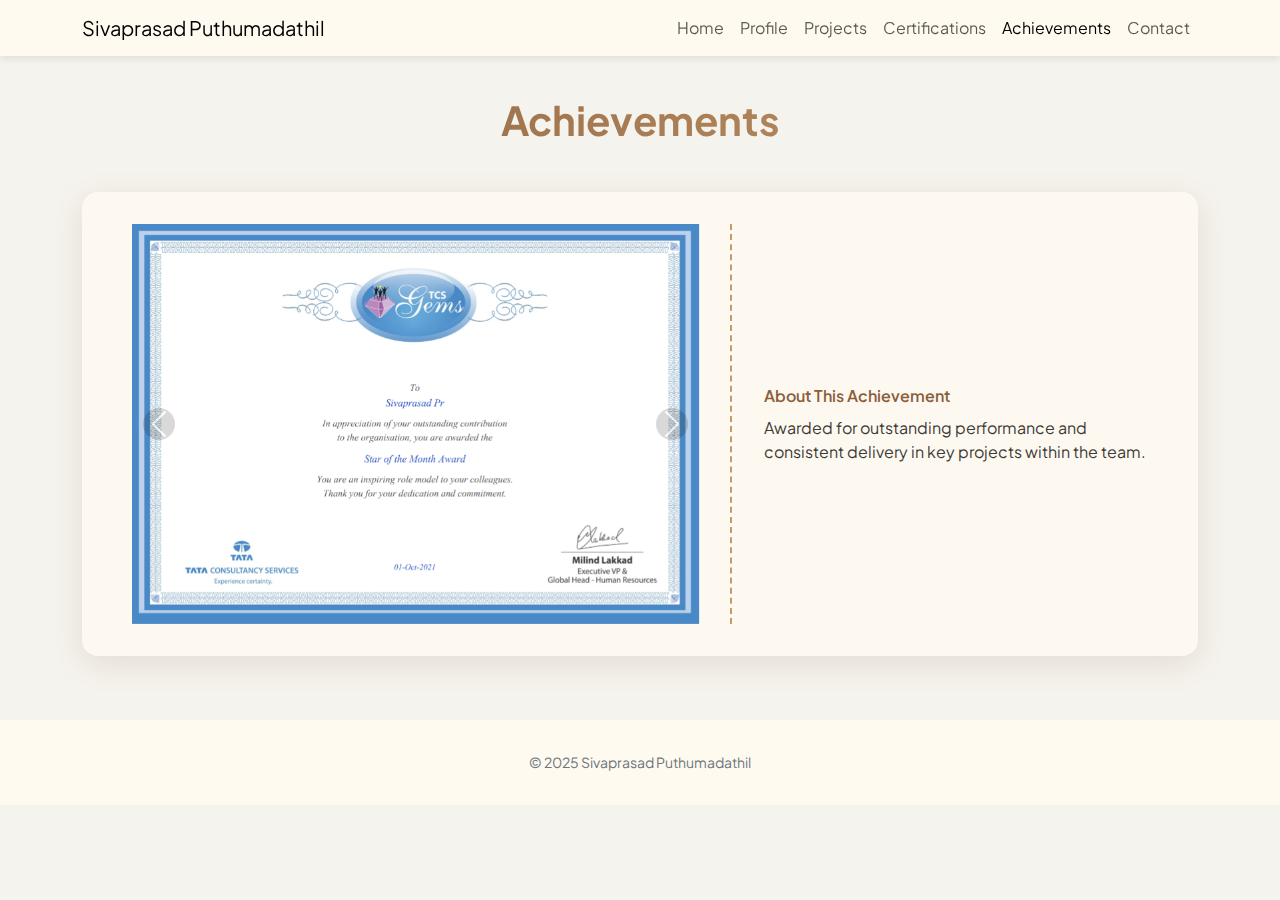
<file: achievements.html>
<!DOCTYPE html>
<html lang="en">
<head>
  <meta charset="utf-8" />
  <meta name="viewport" content="width=device-width, initial-scale=1, shrink-to-fit=no" />
  <title>Achievements - Sivaprasad Puthumadathil</title>
  <link rel="icon" type="image/jpeg" href="assets/panda.jpg">
  <link href="https://cdn.jsdelivr.net/npm/bootstrap@5.2.3/dist/css/bootstrap.min.css" rel="stylesheet" />
  <link href="https://fonts.googleapis.com/css2?family=Plus+Jakarta+Sans:wght@300;400;600;700&display=swap" rel="stylesheet" />
  <link href="https://cdn.jsdelivr.net/npm/bootstrap-icons@1.8.1/font/bootstrap-icons.css" rel="stylesheet" />
  <style>
    body {
      font-family: 'Plus Jakarta Sans', sans-serif;
      background-color: #f5f3ed;
      color: #3b3a36;
    }

    .navbar {
      background-color: #fffaf0 !important;
      box-shadow: 0 2px 8px rgba(0, 0, 0, 0.1);
    }

    .section-title {
      font-size: 2.5rem;
      font-weight: 700;
      background: linear-gradient(90deg, #8b5e3c, #c49a6c);
      -webkit-background-clip: text;
      -webkit-text-fill-color: transparent;
    }

    .carousel-container {
      background: rgba(255, 250, 240, 0.9);
      border-radius: 1rem;
      padding: 2rem;
      box-shadow: 0 8px 30px rgba(139, 94, 60, 0.15);
    }

    .carousel-item img {
      object-fit: contain;
      max-height: 400px;
      width: auto;
      margin: 0 auto;
      display: block;
    }

    .carousel-control-prev-icon,
    .carousel-control-next-icon {
      background-color: rgba(0, 0, 0, 0.3);
      border-radius: 50%;
      padding: 10px;
    }

    footer {
      background-color: #fffaf0;
      color: #6c757d;
      padding: 2rem 0;
      font-size: 0.875rem;
    }

    .description-box {
      text-align: left;
      padding-top: 1rem;
    }

    @media (min-width: 768px) {
      .description-box {
        padding-left: 2rem;
        border-left: 2px dashed #c49a6c;
      }
    }

    .desc-title {
      font-weight: 600;
      color: #8b5e3c;
    }
  </style>
</head>
<body>

  <!-- Navigation -->
  <nav class="navbar navbar-expand-lg navbar-light fixed-top">
    <div class="container">
      <a class="navbar-brand" href="index.html">Sivaprasad Puthumadathil</a>
      <button class="navbar-toggler" type="button" data-bs-toggle="collapse" data-bs-target="#navMenu">
        <span class="navbar-toggler-icon"></span>
      </button>
      <div class="collapse navbar-collapse" id="navMenu">
        <ul class="navbar-nav ms-auto">
          <li class="nav-item"><a class="nav-link" href="index.html">Home</a></li>
          <li class="nav-item"><a class="nav-link" href="Profile.html">Profile</a></li>
          <li class="nav-item"><a class="nav-link" href="projects.html">Projects</a></li>
          <li class="nav-item"><a class="nav-link" href="certifications.html">Certifications</a></li>
          <li class="nav-item"><a class="nav-link active" href="achievements.html">Achievements</a></li>
          <li class="nav-item"><a class="nav-link" href="contact.html">Contact</a></li>
        </ul>
      </div>
    </div>
  </nav>

  <!-- Achievements Section -->
  <section id="achievements" style="padding: 6rem 0 4rem;">
    <div class="container text-center">
      <h2 class="section-title mb-5">Achievements</h2>
      <div class="carousel-container mx-auto">
        <div class="row">
          <!-- Carousel -->
          <div class="col-md-7">
            <div id="achievementCarousel" class="carousel slide" data-bs-ride="carousel">
              <div class="carousel-inner">
                <div class="carousel-item active" data-desc="Awarded for outstanding performance and consistent delivery in the project within the team.">
                  <img src="assets/star-of-the-month.png" alt="TCS Star of the Month">
                </div>
                <div class="carousel-item" data-desc="Received direct appreciation from project manager for going above and beyond in client deliverables.">
                  <img src="assets/project-appr.png" alt="Project Appreciation Letter">
                </div>
                <div class="carousel-item" data-desc="Participated in the state-level TCS Blockchain Hackathon during my third year of engineering, collaborating with both students and industry professionals to develop a traceability solution.">
                  <img src="assets/tcs-block.png" alt="TCS Blockchain Hackathon">
                </div>
                <div class="carousel-item" data-desc="Finalists at MITS inter-college hackathon, building an AI-powered mental health chatbot.">
                  <img src="assets/mits-hack.png" alt="MITS Hackathon Finalists">
                </div>
                <div class="carousel-item" data-desc="Competed in the SJCET Hackathon, where I led a team to develop innovative AI-driven software solutions, focusing on practical applications and efficient coding practices in a fast-paced environment.">
                  <img src="assets/sjcet-hackathon.png" alt="SJCET Hackathon">
                </div>
                <div class="carousel-item" data-desc="Worked Part Time at McDonald’s Paris.This role enhanced my communication skills in French, deepened my understanding of workplace norms in France, and demonstrated my adaptability and commitment to integrating into a new cultural setting.">
                    <img src="assets/mcdo.png" alt="McDonald’s Paris">
                </div>
              </div>
              <button class="carousel-control-prev" type="button" data-bs-target="#achievementCarousel" data-bs-slide="prev">
                <span class="carousel-control-prev-icon" aria-hidden="true"></span>
              </button>
              <button class="carousel-control-next" type="button" data-bs-target="#achievementCarousel" data-bs-slide="next">
                <span class="carousel-control-next-icon" aria-hidden="true"></span>
              </button>
            </div>
          </div>

          <!-- Description -->
          <div class="col-md-5 description-box d-flex align-items-center">
            <div>
              <div class="desc-title mb-2">About This Achievement</div>
              <p id="descText">Awarded for outstanding performance and consistent delivery in key projects within the team.</p>
            </div>
          </div>
        </div>
      </div>
    </div>
  </section>

  <!-- Footer -->
  <footer>
    <div class="container text-center">
      &copy; 2025 Sivaprasad Puthumadathil
    </div>
  </footer>

  <!-- Bootstrap JS -->
  <script src="https://cdn.jsdelivr.net/npm/bootstrap@5.2.3/dist/js/bootstrap.bundle.min.js"></script>

  <script>
    const carouselElement = document.querySelector('#achievementCarousel');
    const descText = document.getElementById('descText');
    const items = carouselElement.querySelectorAll('.carousel-item');

    const updateDesc = () => {
      const activeItem = carouselElement.querySelector('.carousel-item.active');
      const desc = activeItem.getAttribute('data-desc');
      descText.textContent = desc;
    };

    // Initialize with auto-slide
    const carousel = new bootstrap.Carousel(carouselElement, {
      interval: 5000,
      ride: 'carousel'
    });

    // Listen for slide change
    carouselElement.addEventListener('slid.bs.carousel', updateDesc);
  </script>
</body>
</html>
</file>
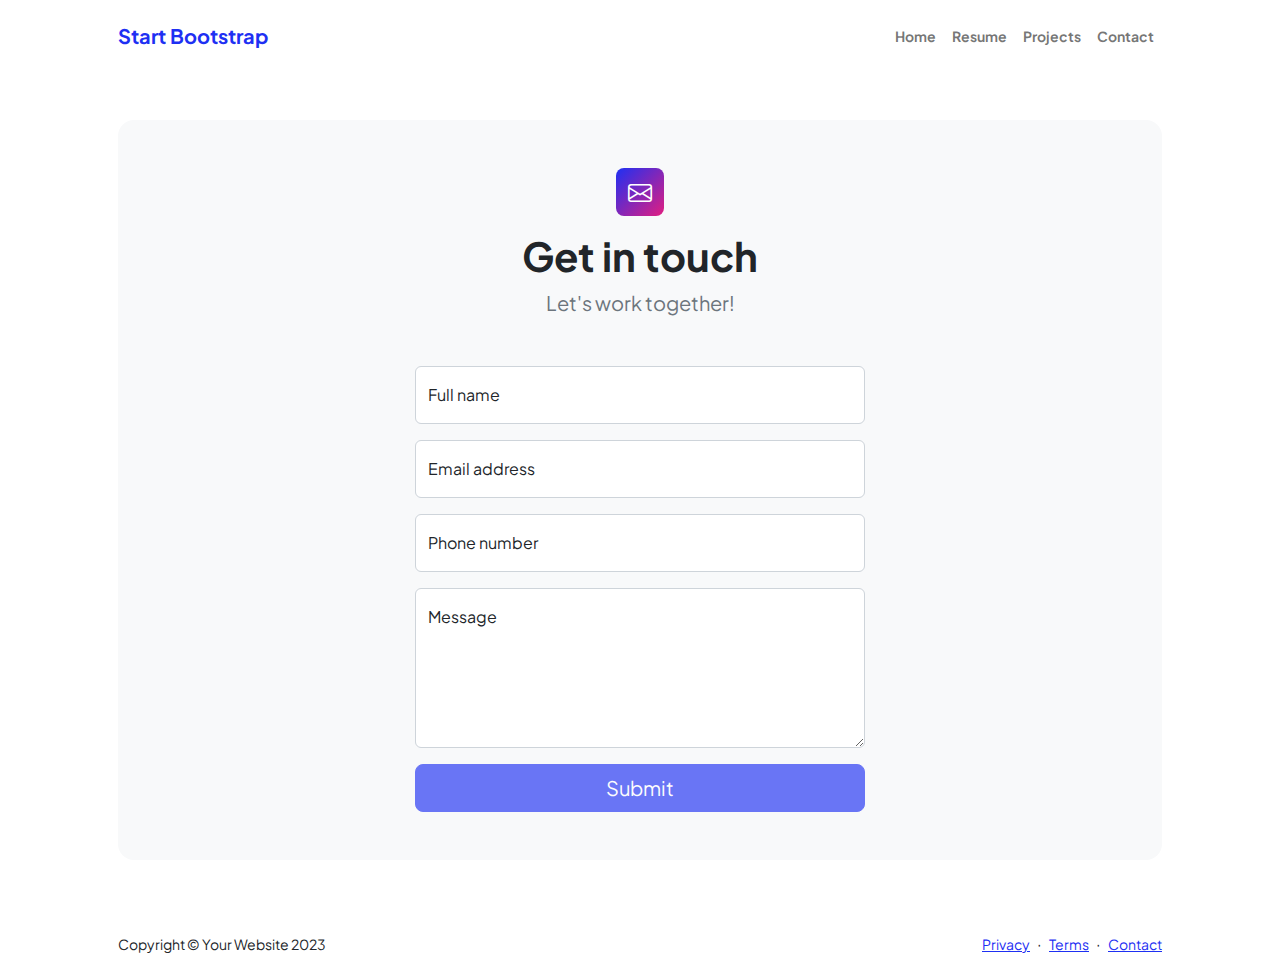
<file: contact.html>
<!DOCTYPE html>
<html lang="en">
    <head>
        <meta charset="utf-8" />
        <meta name="viewport" content="width=device-width, initial-scale=1, shrink-to-fit=no" />
        <meta name="description" content />
        <meta name="author" content />
        <title>Modern Business - Start Bootstrap Template</title>
        <!-- Favicon-->
        <link rel="icon" type="image/x-icon" href="assets/favicon.ico" />
        <!-- Custom Google font-->
        <link rel="preconnect" href="https://fonts.googleapis.com" />
        <link rel="preconnect" href="https://fonts.gstatic.com" crossorigin />
        <link href="https://fonts.googleapis.com/css2?family=Plus+Jakarta+Sans:wght@100;200;300;400;500;600;700;800;900&amp;display=swap" rel="stylesheet" />
        <!-- Bootstrap icons-->
        <link href="https://cdn.jsdelivr.net/npm/bootstrap-icons@1.8.1/font/bootstrap-icons.css" rel="stylesheet" />
        <!-- Core theme CSS (includes Bootstrap)-->
        <link href="css/styles.css" rel="stylesheet" />
    </head>
    <body class="d-flex flex-column">
        <main class="flex-shrink-0">
            <!-- Navigation-->
            <nav class="navbar navbar-expand-lg navbar-light bg-white py-3">
                <div class="container px-5">
                    <a class="navbar-brand" href="index.html"><span class="fw-bolder text-primary">Start Bootstrap</span></a>
                    <button class="navbar-toggler" type="button" data-bs-toggle="collapse" data-bs-target="#navbarSupportedContent" aria-controls="navbarSupportedContent" aria-expanded="false" aria-label="Toggle navigation"><span class="navbar-toggler-icon"></span></button>
                    <div class="collapse navbar-collapse" id="navbarSupportedContent">
                        <ul class="navbar-nav ms-auto mb-2 mb-lg-0 small fw-bolder">
                            <li class="nav-item"><a class="nav-link" href="index.html">Home</a></li>
                            <li class="nav-item"><a class="nav-link" href="resume.html">Resume</a></li>
                            <li class="nav-item"><a class="nav-link" href="projects.html">Projects</a></li>
                            <li class="nav-item"><a class="nav-link" href="contact.html">Contact</a></li>
                        </ul>
                    </div>
                </div>
            </nav>
            <!-- Page content-->
            <section class="py-5">
                <div class="container px-5">
                    <!-- Contact form-->
                    <div class="bg-light rounded-4 py-5 px-4 px-md-5">
                        <div class="text-center mb-5">
                            <div class="feature bg-primary bg-gradient-primary-to-secondary text-white rounded-3 mb-3"><i class="bi bi-envelope"></i></div>
                            <h1 class="fw-bolder">Get in touch</h1>
                            <p class="lead fw-normal text-muted mb-0">Let's work together!</p>
                        </div>
                        <div class="row gx-5 justify-content-center">
                            <div class="col-lg-8 col-xl-6">
                                <!-- * * * * * * * * * * * * * * *-->
                                <!-- * * SB Forms Contact Form * *-->
                                <!-- * * * * * * * * * * * * * * *-->
                                <!-- This form is pre-integrated with SB Forms.-->
                                <!-- To make this form functional, sign up at-->
                                <!-- https://startbootstrap.com/solution/contact-forms-->
                                <!-- to get an API token!-->
                                <form id="contactForm" data-sb-form-api-token="API_TOKEN">
                                    <!-- Name input-->
                                    <div class="form-floating mb-3">
                                        <input class="form-control" id="name" type="text" placeholder="Enter your name..." data-sb-validations="required" />
                                        <label for="name">Full name</label>
                                        <div class="invalid-feedback" data-sb-feedback="name:required">A name is required.</div>
                                    </div>
                                    <!-- Email address input-->
                                    <div class="form-floating mb-3">
                                        <input class="form-control" id="email" type="email" placeholder="name@example.com" data-sb-validations="required,email" />
                                        <label for="email">Email address</label>
                                        <div class="invalid-feedback" data-sb-feedback="email:required">An email is required.</div>
                                        <div class="invalid-feedback" data-sb-feedback="email:email">Email is not valid.</div>
                                    </div>
                                    <!-- Phone number input-->
                                    <div class="form-floating mb-3">
                                        <input class="form-control" id="phone" type="tel" placeholder="(123) 456-7890" data-sb-validations="required" />
                                        <label for="phone">Phone number</label>
                                        <div class="invalid-feedback" data-sb-feedback="phone:required">A phone number is required.</div>
                                    </div>
                                    <!-- Message input-->
                                    <div class="form-floating mb-3">
                                        <textarea class="form-control" id="message" type="text" placeholder="Enter your message here..." style="height: 10rem" data-sb-validations="required"></textarea>
                                        <label for="message">Message</label>
                                        <div class="invalid-feedback" data-sb-feedback="message:required">A message is required.</div>
                                    </div>
                                    <!-- Submit success message-->
                                    <!---->
                                    <!-- This is what your users will see when the form-->
                                    <!-- has successfully submitted-->
                                    <div class="d-none" id="submitSuccessMessage">
                                        <div class="text-center mb-3">
                                            <div class="fw-bolder">Form submission successful!</div>
                                            To activate this form, sign up at
                                            <br />
                                            <a href="https://startbootstrap.com/solution/contact-forms">https://startbootstrap.com/solution/contact-forms</a>
                                        </div>
                                    </div>
                                    <!-- Submit error message-->
                                    <!---->
                                    <!-- This is what your users will see when there is-->
                                    <!-- an error submitting the form-->
                                    <div class="d-none" id="submitErrorMessage"><div class="text-center text-danger mb-3">Error sending message!</div></div>
                                    <!-- Submit Button-->
                                    <div class="d-grid"><button class="btn btn-primary btn-lg disabled" id="submitButton" type="submit">Submit</button></div>
                                </form>
                            </div>
                        </div>
                    </div>
                </div>
            </section>
        </main>
        <!-- Footer-->
        <footer class="bg-white py-4 mt-auto">
            <div class="container px-5">
                <div class="row align-items-center justify-content-between flex-column flex-sm-row">
                    <div class="col-auto"><div class="small m-0">Copyright &copy; Your Website 2023</div></div>
                    <div class="col-auto">
                        <a class="small" href="#!">Privacy</a>
                        <span class="mx-1">&middot;</span>
                        <a class="small" href="#!">Terms</a>
                        <span class="mx-1">&middot;</span>
                        <a class="small" href="#!">Contact</a>
                    </div>
                </div>
            </div>
        </footer>
        <!-- Bootstrap core JS-->
        <script src="https://cdn.jsdelivr.net/npm/bootstrap@5.2.3/dist/js/bootstrap.bundle.min.js"></script>
        <!-- Core theme JS-->
        <script src="js/scripts.js"></script>
        <!-- * * * * * * * * * * * * * * * * * * * * * * * * * * * * * * * * * * * * * * * *-->
        <!-- * *                               SB Forms JS                               * *-->
        <!-- * * Activate your form at https://startbootstrap.com/solution/contact-forms * *-->
        <!-- * * * * * * * * * * * * * * * * * * * * * * * * * * * * * * * * * * * * * * * *-->
        <script src="https://cdn.startbootstrap.com/sb-forms-latest.js"></script>
    </body>
</html>
</file>
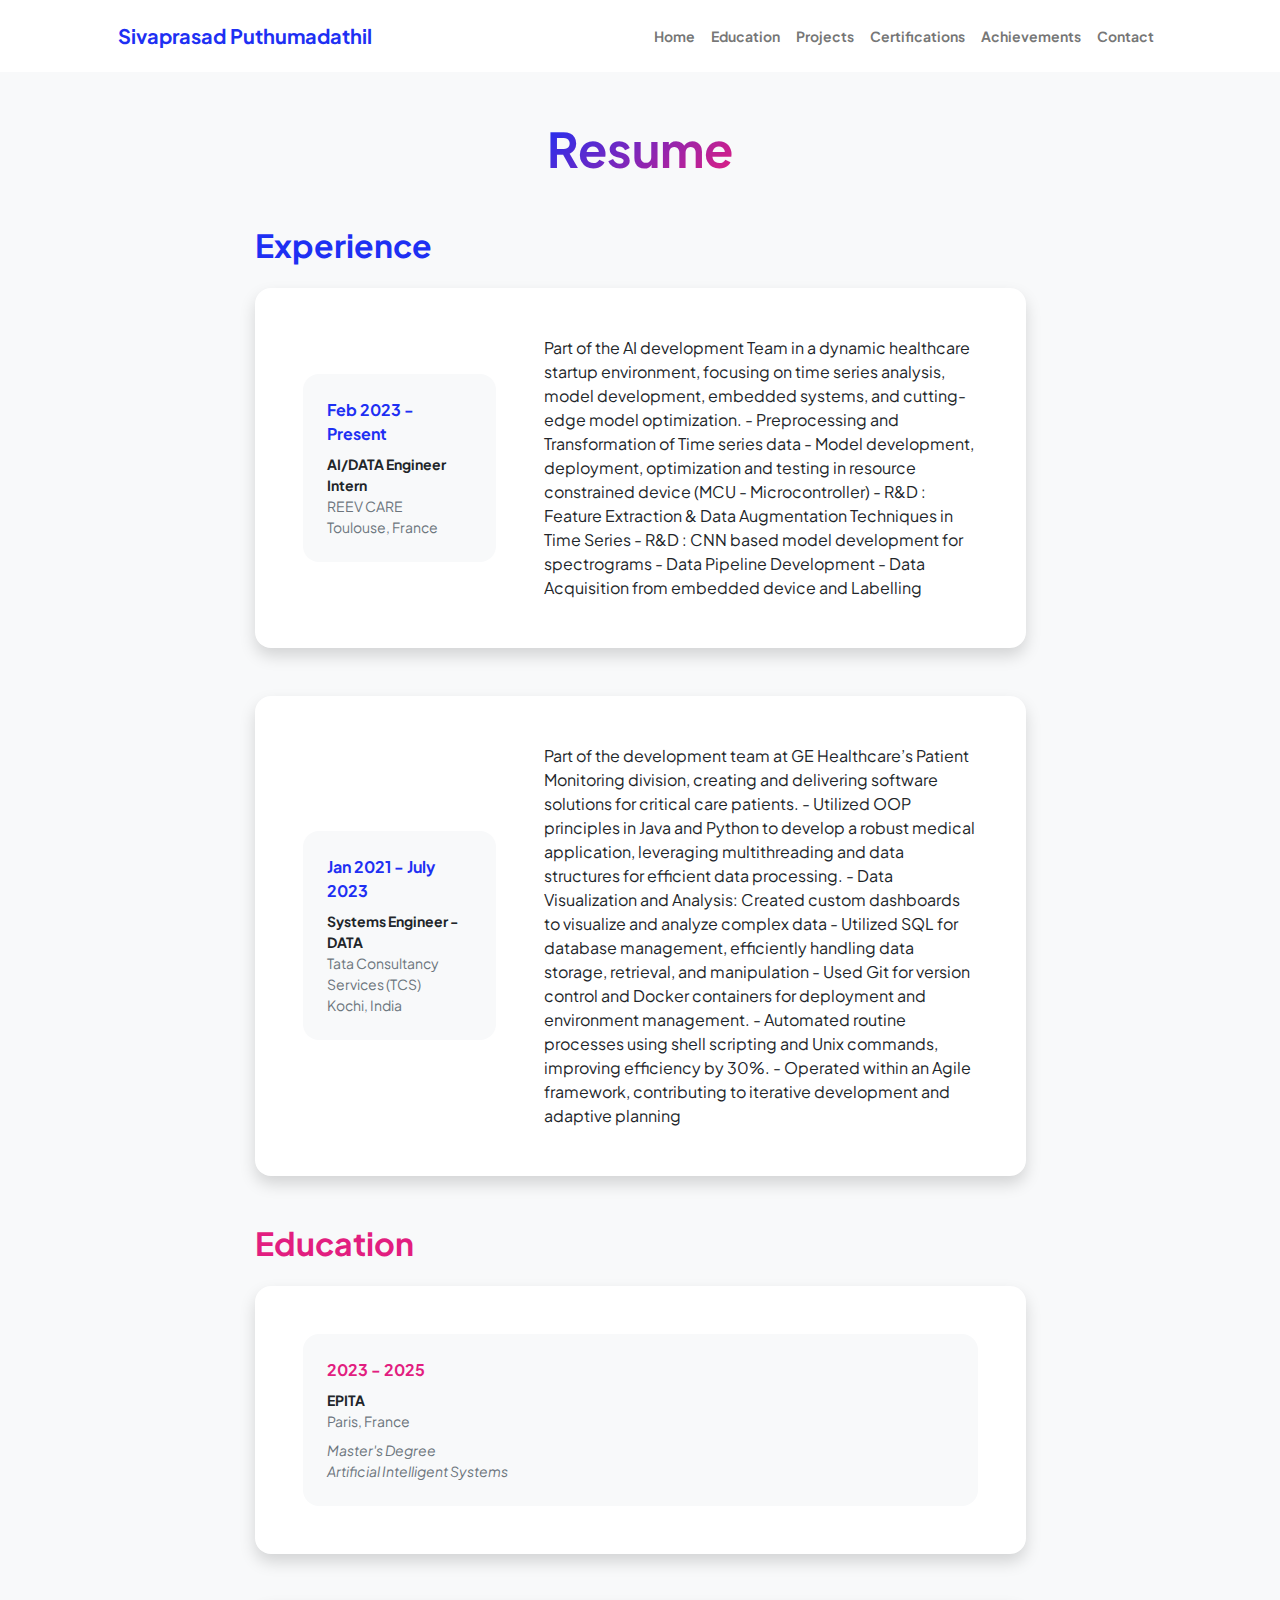
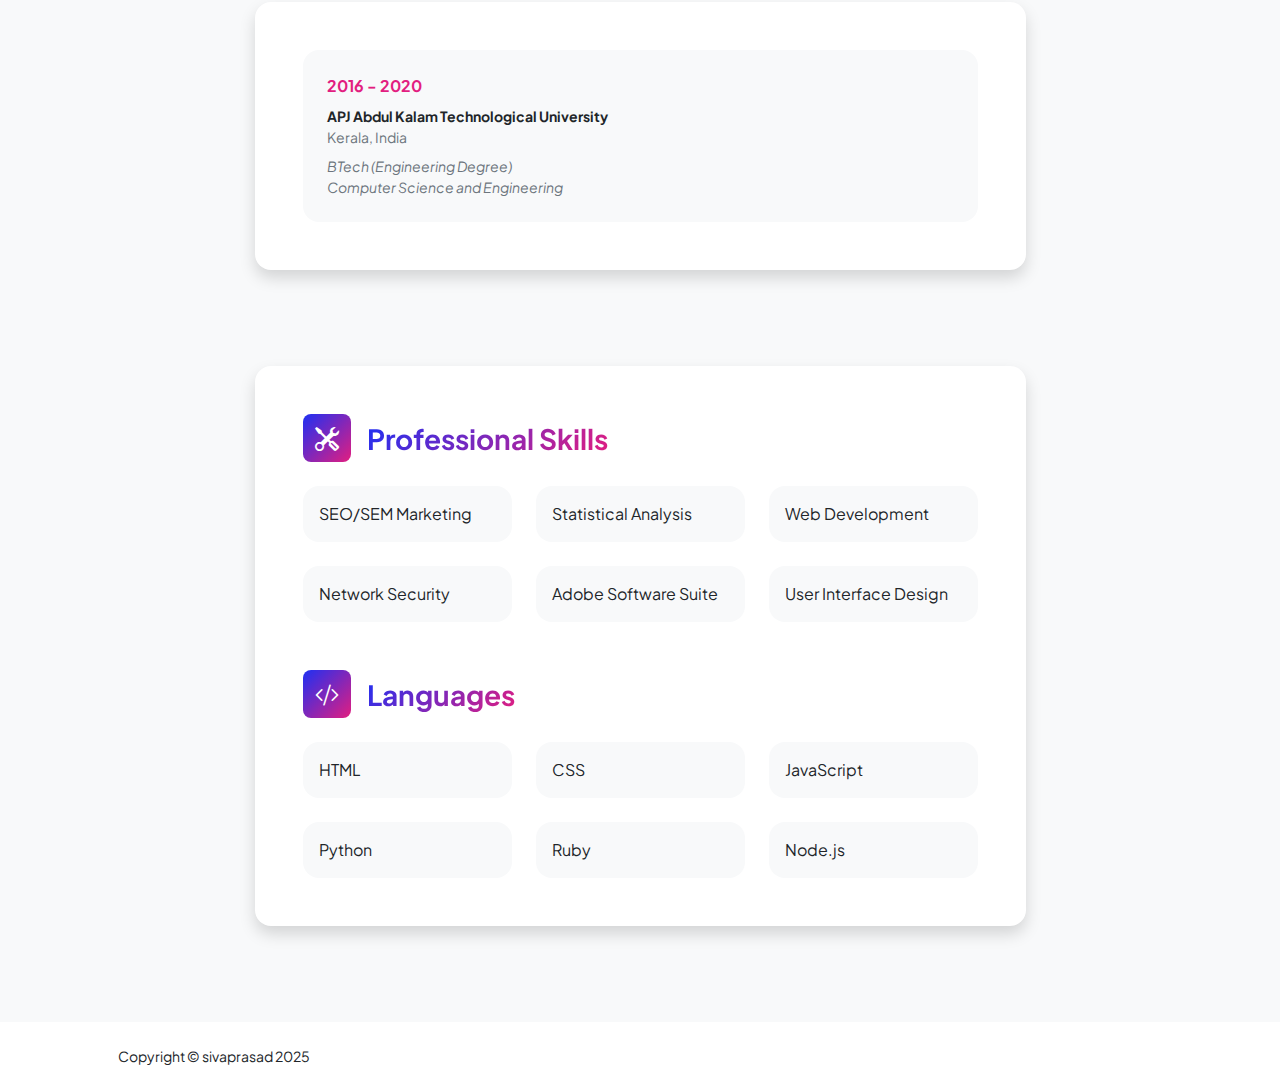
<file: education.html>
<!DOCTYPE html>
<html lang="en">
    <head>
        <meta charset="utf-8" />
        <meta name="viewport" content="width=device-width, initial-scale=1, shrink-to-fit=no" />
        <meta name="description" content="" />
        <meta name="author" content="" />
        <title>Sivaprasad Puthumadathil</title>
        <!-- Favicon-->
        <link rel="icon" type="image/x-icon" href="assets/favicon.ico" />
        <!-- Custom Google font-->
        <link rel="preconnect" href="https://fonts.googleapis.com" />
        <link rel="preconnect" href="https://fonts.gstatic.com" crossorigin />
        <link href="https://fonts.googleapis.com/css2?family=Plus+Jakarta+Sans:wght@100;200;300;400;500;600;700;800;900&amp;display=swap" rel="stylesheet" />
        <!-- Bootstrap icons-->
        <link href="https://cdn.jsdelivr.net/npm/bootstrap-icons@1.8.1/font/bootstrap-icons.css" rel="stylesheet" />
        <!-- Core theme CSS (includes Bootstrap)-->
        <link href="css/styles.css" rel="stylesheet" />
    </head>
    <body class="d-flex flex-column h-100 bg-light">
        <main class="flex-shrink-0">
            <!-- Navigation-->
            <nav class="navbar navbar-expand-lg navbar-light bg-white py-3">
                <div class="container px-5">
                    <a class="navbar-brand" href="index.html"><span class="fw-bolder text-primary">Sivaprasad Puthumadathil</span></a>
                    <button class="navbar-toggler" type="button" data-bs-toggle="collapse" data-bs-target="#navbarSupportedContent" aria-controls="navbarSupportedContent" aria-expanded="false" aria-label="Toggle navigation"><span class="navbar-toggler-icon"></span></button>
                    <div class="collapse navbar-collapse" id="navbarSupportedContent">
                        <ul class="navbar-nav ms-auto mb-2 mb-lg-0 small fw-bolder">
                            <li class="nav-item"><a class="nav-link" href="index.html">Home</a></li>
                            <li class="nav-item"><a class="nav-link" href="education.html">Education</a></li>
                            <li class="nav-item"><a class="nav-link" href="projects.html">Projects</a></li>
                            <li class="nav-item"><a class="nav-link" href="certifications.html">Certifications</a></li>
                            <li class="nav-item"><a class="nav-link" href="achievements.html">Achievements</a></li>
                            <li class="nav-item"><a class="nav-link" href="contact.html">Contact</a></li>
                        </ul>
                    </div>
                </div>
            </nav>
            <!-- Page Content-->
            <div class="container px-5 my-5">
                <div class="text-center mb-5">
                    <h1 class="display-5 fw-bolder mb-0"><span class="text-gradient d-inline">Resume</span></h1>
                </div>
                <div class="row gx-5 justify-content-center">
                    <div class="col-lg-11 col-xl-9 col-xxl-8">
                        <!-- Experience Section-->
                        <section>
                            <div class="d-flex align-items-center justify-content-between mb-4">
                                <h2 class="text-primary fw-bolder mb-0">Experience</h2>
                            </div>
                            <!-- Experience Card 1-->
                            <div class="card shadow border-0 rounded-4 mb-5">
                                <div class="card-body p-5">
                                    <div class="row align-items-center gx-5">
                                        <div class="col text-center text-lg-start mb-4 mb-lg-0">
                                            <div class="bg-light p-4 rounded-4">
                                                <div class="text-primary fw-bolder mb-2">Feb 2023 - Present</div>
                                                <div class="small fw-bolder">AI/DATA Engineer Intern</div>
                                                <div class="small text-muted">REEV CARE</div>
                                                <div class="small text-muted">Toulouse, France</div>
                                            </div>
                                        </div>
                                        <div class="col-lg-8">
                                            <div>
                                            Part of the AI development Team in a dynamic healthcare startup environment, focusing on time series analysis, model development, embedded systems, and cutting-edge model optimization.
                                            
                                            - Preprocessing and Transformation of Time series data
                                            - Model development, deployment, optimization and testing in resource constrained device (MCU - Microcontroller)
                                            - R&D : Feature Extraction & Data Augmentation Techniques in Time Series 
                                            - R&D : CNN based model development for spectrograms
                                            - Data Pipeline Development
                                            - Data Acquisition from embedded device and Labelling
                                        </div>
                                        </div>
                                    </div>
                                </div>
                            </div>
                            <!-- Experience Card 2-->
                            <div class="card shadow border-0 rounded-4 mb-5">
                                <div class="card-body p-5">
                                    <div class="row align-items-center gx-5">
                                        <div class="col text-center text-lg-start mb-4 mb-lg-0">
                                            <div class="bg-light p-4 rounded-4">
                                                <div class="text-primary fw-bolder mb-2">Jan 2021 - July 2023</div>
                                                <div class="small fw-bolder">Systems Engineer - DATA</div>
                                                <div class="small text-muted">Tata Consultancy Services (TCS)</div>
                                                <div class="small text-muted">Kochi, India</div>
                                            </div>
                                        </div>
                                        <div class="col-lg-8"><div>
                                            Part of the development team at GE Healthcare’s Patient Monitoring division, creating and delivering software solutions for critical care patients.

                                            - Utilized OOP principles in Java and Python to develop a robust medical application, leveraging multithreading and data structures for efficient data processing.
                                            - Data Visualization and Analysis: Created custom dashboards to visualize and analyze complex data
                                            - Utilized SQL for database management, efficiently handling data storage, retrieval, and manipulation
                                            - Used Git for version control and Docker containers for deployment and environment management.
                                            - Automated routine processes using shell scripting and Unix commands, improving efficiency by 30%.
                                            - Operated within an Agile framework, contributing to iterative development and adaptive planning
                                        </div></div>
                                    </div>
                                </div>
                            </div>
                        </section>
                        <!-- Education Section-->
                        <section>
                            <h2 class="text-secondary fw-bolder mb-4">Education</h2>
                            <!-- Education Card 1-->
                            <div class="card shadow border-0 rounded-4 mb-5">
                                <div class="card-body p-5">
                                    <div class="row align-items-center gx-5">
                                        <div class="col text-center text-lg-start mb-4 mb-lg-0">
                                            <div class="bg-light p-4 rounded-4">
                                                <div class="text-secondary fw-bolder mb-2">2023 - 2025</div>
                                                <div class="mb-2">
                                                    <div class="small fw-bolder">EPITA</div>
                                                    <div class="small text-muted">Paris, France</div>
                                                </div>
                                                <div class="fst-italic">
                                                    <div class="small text-muted">Master's Degree</div>
                                                    <div class="small text-muted">Artificial Intelligent Systems</div>
                                                </div>
                                            </div>
                                        </div>
                                        <!-- <div class="col-lg-8"><div>Lorem ipsum dolor sit amet consectetur adipisicing elit. Delectus laudantium, voluptatem quis repellendus eaque sit animi illo ipsam amet officiis corporis sed aliquam non voluptate corrupti excepturi maxime porro fuga.</div></div> -->
                                    </div>
                                </div>
                            </div>
                            <!-- Education Card 2-->
                            <div class="card shadow border-0 rounded-4 mb-5">
                                <div class="card-body p-5">
                                    <div class="row align-items-center gx-5">
                                        <div class="col text-center text-lg-start mb-4 mb-lg-0">
                                            <div class="bg-light p-4 rounded-4">
                                                <div class="text-secondary fw-bolder mb-2">2016 - 2020</div>
                                                <div class="mb-2">
                                                    <div class="small fw-bolder">APJ Abdul Kalam Technological University</div>
                                                    <div class="small text-muted">Kerala, India</div>
                                                </div>
                                                <div class="fst-italic">
                                                    <div class="small text-muted">BTech (Engineering Degree) </div>
                                                    <div class="small text-muted">Computer Science and Engineering</div>
                                                </div>
                                            </div>
                                        </div>
                                        <!-- <div class="col-lg-8"><div>Lorem ipsum dolor sit amet consectetur adipisicing elit. Delectus laudantium, voluptatem quis repellendus eaque sit animi illo ipsam amet officiis corporis sed aliquam non voluptate corrupti excepturi maxime porro fuga.</div></div> -->
                                    </div>
                                </div>
                            </div>
                        </section>
                        <!-- Divider-->
                        <div class="pb-5"></div>
                        <!-- Skills Section-->
                        <section>
                            <!-- Skillset Card-->
                            <div class="card shadow border-0 rounded-4 mb-5">
                                <div class="card-body p-5">
                                    <!-- Professional skills list-->
                                    <div class="mb-5">
                                        <div class="d-flex align-items-center mb-4">
                                            <div class="feature bg-primary bg-gradient-primary-to-secondary text-white rounded-3 me-3"><i class="bi bi-tools"></i></div>
                                            <h3 class="fw-bolder mb-0"><span class="text-gradient d-inline">Professional Skills</span></h3>
                                        </div>
                                        <div class="row row-cols-1 row-cols-md-3 mb-4">
                                            <div class="col mb-4 mb-md-0"><div class="d-flex align-items-center bg-light rounded-4 p-3 h-100">SEO/SEM Marketing</div></div>
                                            <div class="col mb-4 mb-md-0"><div class="d-flex align-items-center bg-light rounded-4 p-3 h-100">Statistical Analysis</div></div>
                                            <div class="col"><div class="d-flex align-items-center bg-light rounded-4 p-3 h-100">Web Development</div></div>
                                        </div>
                                        <div class="row row-cols-1 row-cols-md-3">
                                            <div class="col mb-4 mb-md-0"><div class="d-flex align-items-center bg-light rounded-4 p-3 h-100">Network Security</div></div>
                                            <div class="col mb-4 mb-md-0"><div class="d-flex align-items-center bg-light rounded-4 p-3 h-100">Adobe Software Suite</div></div>
                                            <div class="col"><div class="d-flex align-items-center bg-light rounded-4 p-3 h-100">User Interface Design</div></div>
                                        </div>
                                    </div>
                                    <!-- Languages list-->
                                    <div class="mb-0">
                                        <div class="d-flex align-items-center mb-4">
                                            <div class="feature bg-primary bg-gradient-primary-to-secondary text-white rounded-3 me-3"><i class="bi bi-code-slash"></i></div>
                                            <h3 class="fw-bolder mb-0"><span class="text-gradient d-inline">Languages</span></h3>
                                        </div>
                                        <div class="row row-cols-1 row-cols-md-3 mb-4">
                                            <div class="col mb-4 mb-md-0"><div class="d-flex align-items-center bg-light rounded-4 p-3 h-100">HTML</div></div>
                                            <div class="col mb-4 mb-md-0"><div class="d-flex align-items-center bg-light rounded-4 p-3 h-100">CSS</div></div>
                                            <div class="col"><div class="d-flex align-items-center bg-light rounded-4 p-3 h-100">JavaScript</div></div>
                                        </div>
                                        <div class="row row-cols-1 row-cols-md-3">
                                            <div class="col mb-4 mb-md-0"><div class="d-flex align-items-center bg-light rounded-4 p-3 h-100">Python</div></div>
                                            <div class="col mb-4 mb-md-0"><div class="d-flex align-items-center bg-light rounded-4 p-3 h-100">Ruby</div></div>
                                            <div class="col"><div class="d-flex align-items-center bg-light rounded-4 p-3 h-100">Node.js</div></div>
                                        </div>
                                    </div>
                                </div>
                            </div>
                        </section>
                    </div>
                </div>
            </div>
        </main>
        <!-- Footer-->
        <footer class="bg-white py-4 mt-auto">
            <div class="container px-5">
                <div class="row align-items-center justify-content-between flex-column flex-sm-row">
                    <div class="col-auto"><div class="small m-0">Copyright &copy; sivaprasad 2025 </div></div>
                    <!-- <div class="col-auto">
                        <a class="small" href="#!">Privacy</a>
                        <span class="mx-1">&middot;</span>
                        <a class="small" href="#!">Terms</a>
                        <span class="mx-1">&middot;</span>
                        <a class="small" href="#!">Contact</a>
                    </div> -->
                </div>
            </div>
        </footer>
        <!-- Bootstrap core JS-->
        <script src="https://cdn.jsdelivr.net/npm/bootstrap@5.2.3/dist/js/bootstrap.bundle.min.js"></script>
        <!-- Core theme JS-->
        <script src="js/scripts.js"></script>
    </body>
</html>
</file>
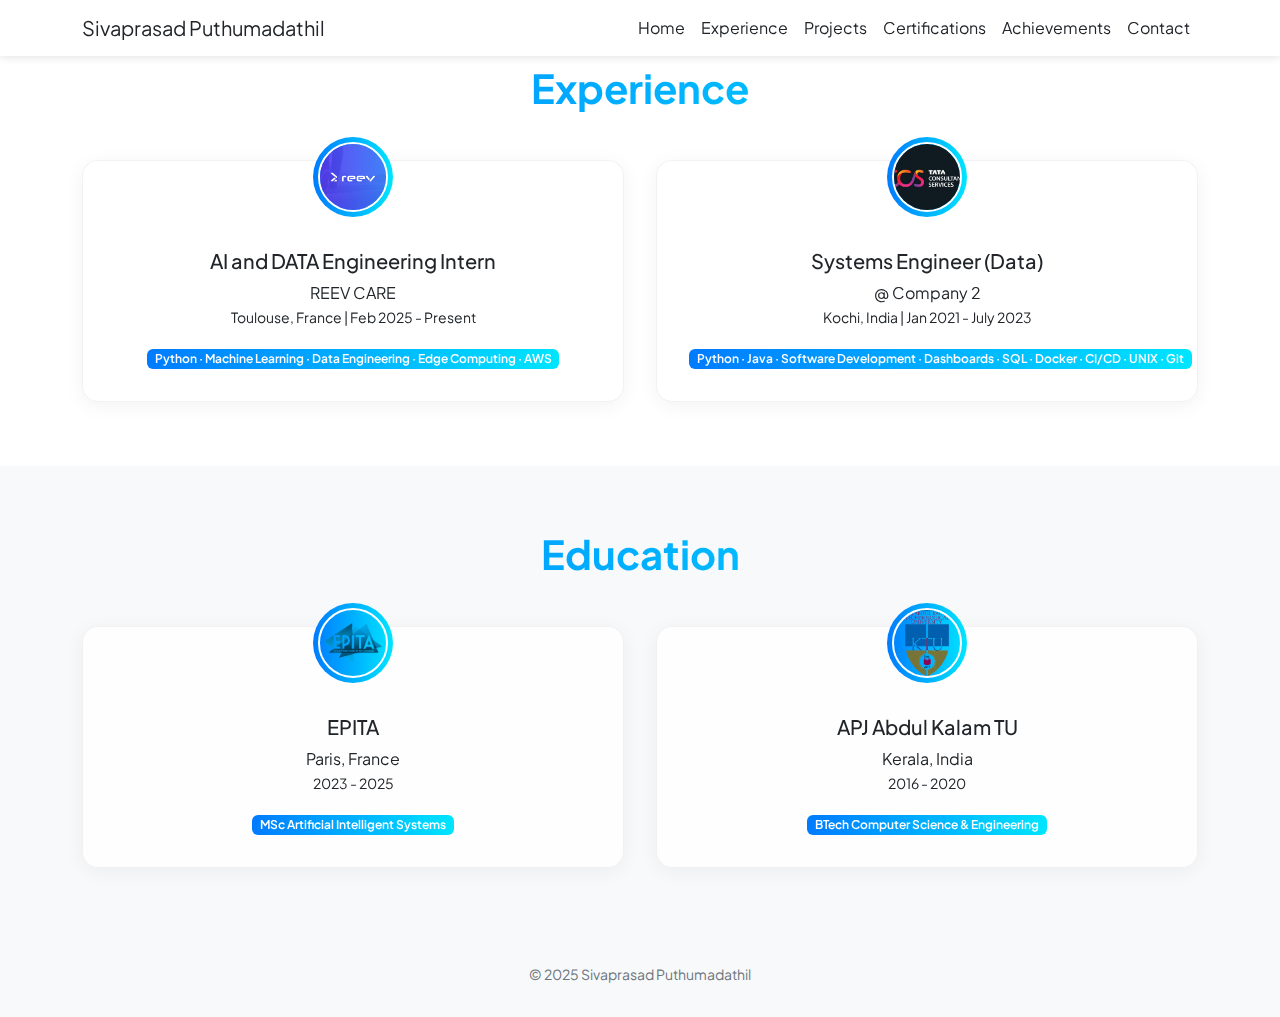
<file: experience.html>
<!DOCTYPE html>
<html lang="en">
<head>
  <meta charset="utf-8">
  <meta name="viewport" content="width=device-width, initial-scale=1, shrink-to-fit=no">
  <title>Sivaprasad Puthumadathil</title>
  <!-- Favicon -->
  <link rel="icon" href="assets/favicon.ico" type="image/x-icon">
  <!-- Bootstrap CSS -->
  <link href="https://cdn.jsdelivr.net/npm/bootstrap@5.2.3/dist/css/bootstrap.min.css" rel="stylesheet">
  <!-- Google Font -->
  <link href="https://fonts.googleapis.com/css2?family=Plus+Jakarta+Sans:wght@300;400;600;700&display=swap" rel="stylesheet">
  <!-- Icons -->
  <link href="https://cdn.jsdelivr.net/npm/bootstrap-icons@1.8.1/font/bootstrap-icons.css" rel="stylesheet">
  <style>
    body {
      font-family: 'Plus Jakarta Sans', sans-serif;
      background: #ffffff;
      color: #212529;
      margin: 0;
    }
    a { text-decoration: none; }
    .navbar {
      background: #ffffff !important;
      box-shadow: 0 2px 8px rgba(0,0,0,0.1);
    }
    .navbar-brand, .nav-link {
      color: #212529 !important;
    }
    .nav-link:hover {
      color: #007bff !important;
    }

    .section-title {
      font-size: 2.5rem;
      font-weight: 700;
      background: linear-gradient(90deg, #007bff, #00e5ff);
      -webkit-background-clip: text;
      -webkit-text-fill-color: transparent;
    }

    .glass-card {
      background: rgba(255,255,255,0.8);
      border: 1px solid rgba(0,0,0,0.05);
      border-radius: 1rem;
      backdrop-filter: blur(8px);
      box-shadow: 0 4px 20px rgba(0,0,0,0.05);
      transition: transform 0.3s, box-shadow 0.3s;
    }
    .glass-card:hover {
      transform: translateY(-5px);
      box-shadow: 0 10px 30px rgba(0,123,255,0.2);
    }
    .glass-card .card-img-wrapper {
      width: 80px;
      height: 80px;
      margin: -40px auto 0;
      border-radius: 50%;
      padding: 5px;
      background: linear-gradient(90deg, #007bff, #00e5ff);
    }
    .glass-card .card-img-wrapper img {
      width: 100%;
      height: 100%;
      border-radius: 50%;
      object-fit: cover;
      border: 2px solid #ffffff;
    }
    .glass-card .card-body {
      padding-top: 2rem;
      color: #212529;
    }
    .badge-futuristic {
      background: linear-gradient(90deg, #007bff, #00e5ff);
      color: #fff;
      font-weight: 600;
    }

    section {
      padding: 4rem 0;
    }
    .row-cols-md-2 {
      --bs-gutter-x: 2rem;
      --bs-gutter-y: 2rem;
    }

    footer {
      background: #f8f9fa;
      color: #6c757d;
      padding: 2rem 0;
      font-size: 0.875rem;
    }
  </style>
</head>
<body>
  <!-- Navigation -->
  <nav class="navbar navbar-expand-lg navbar-light fixed-top">
    <div class="container">
      <a class="navbar-brand" href="index.html">Sivaprasad Puthumadathil</a>
      <button class="navbar-toggler" type="button" data-bs-toggle="collapse" data-bs-target="#navMenu">
        <span class="navbar-toggler-icon"></span>
      </button>
      <div class="collapse navbar-collapse" id="navMenu">
        <ul class="navbar-nav ms-auto">
          <li class="nav-item"><a class="nav-link active" href="index.html">Home</a></li>
          <li class="nav-item"><a class="nav-link" href="experience.html">Experience</a></li>
          <li class="nav-item"><a class="nav-link" href="projects.html">Projects</a></li>
          <li class="nav-item"><a class="nav-link" href="certifications.html">Certifications</a></li>
          <li class="nav-item"><a class="nav-link" href="achievements.html">Achievements</a></li>
          <li class="nav-item"><a class="nav-link" href="contact.html">Contact</a></li>
        </ul>
      </div>
    </div>
  </nav>

  <!-- Experience Section -->
  <section id="experience">
    <div class="container">
      <div class="text-center mb-5">
        <h2 class="section-title">Experience</h2>
      </div>
      <div class="row row-cols-1 row-cols-md-2">
        <div class="col d-flex">
          <div class="glass-card card flex-fill p-3 text-center">
            <div class="card-img-wrapper">
              <img src="assets/reev.jpg" alt="Company 1 Logo">
            </div>
            <div class="card-body">
              <h5 class="card-title">AI and DATA Engineering Intern</h5>
              <p class="card-text">REEV CARE <br><small>Toulouse, France | Feb 2025 - Present</small></p>
              <span class="badge badge-futuristic">Python · Machine Learning · Data Engineering · Edge Computing · AWS</span>
            </div>
          </div>
        </div>
        <div class="col d-flex">
          <div class="glass-card card flex-fill p-3 text-center">
            <div class="card-img-wrapper">
              <img src="assets/tcs.avif" alt="Company 2 Logo">
            </div>
            <div class="card-body">
              <h5 class="card-title">Systems Engineer (Data) </h5>
              <p class="card-text">@ Company 2<br><small>Kochi, India | Jan 2021 - July 2023</small></p>
              <span class="badge badge-futuristic">Python · Java · Software Development · Dashboards · SQL · Docker · CI/CD · UNIX · Git</span>
            </div>
          </div>
        </div>
      </div>
    </div>
  </section>

  <!-- Education Section -->
  <section id="education" class="bg-light">
    <div class="container">
      <div class="text-center mb-5">
        <h2 class="section-title">Education</h2>
      </div>
      <div class="row row-cols-1 row-cols-md-2">
        <div class="col d-flex">
          <div class="glass-card card flex-fill p-3 text-center">
            <div class="card-img-wrapper">
              <img src="assets/epita.png" alt="EPITA Logo">
            </div>
            <div class="card-body">
              <h5 class="card-title">EPITA</h5>
              <p class="card-text">Paris, France<br><small>2023 - 2025</small></p>
              <span class="badge badge-futuristic">MSc Artificial Intelligent Systems</span>
            </div>
          </div>
        </div>
        <div class="col d-flex">
          <div class="glass-card card flex-fill p-3 text-center">
            <div class="card-img-wrapper">
              <img src="assets/ktu.webp" alt="APJ Abdul Kalam TU Logo">
            </div>
            <div class="card-body">
              <h5 class="card-title">APJ Abdul Kalam TU</h5>
              <p class="card-text">Kerala, India<br><small>2016 - 2020</small></p>
              <span class="badge badge-futuristic">BTech Computer Science & Engineering</span>
            </div>
          </div>
        </div>
      </div>
    </div>
  </section>

  <!-- Footer -->
  <footer>
    <div class="container text-center">
      &copy; 2025 Sivaprasad Puthumadathil
    </div>
  </footer>

  <!-- Bootstrap JS -->
  <script src="https://cdn.jsdelivr.net/npm/bootstrap@5.2.3/dist/js/bootstrap.bundle.min.js"></script>
</body>
</html>
</file>
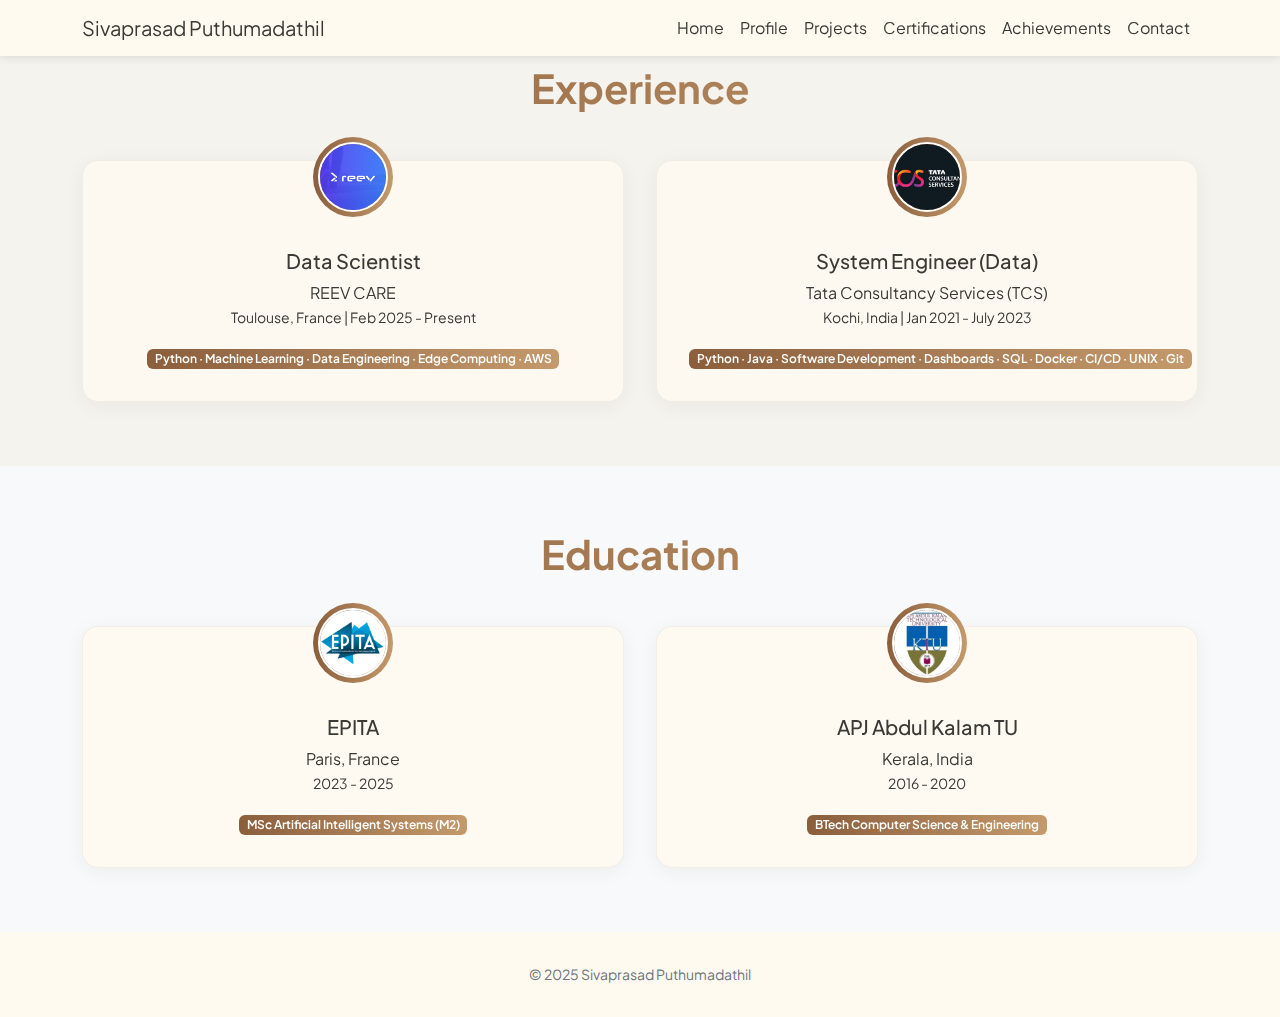
<file: profile.html>
<!DOCTYPE html>
<html lang="en">
<head>
  <meta charset="utf-8">
  <meta name="viewport" content="width=device-width, initial-scale=1, shrink-to-fit=no">
  <title>Sivaprasad Puthumadathil</title>
  <!-- Favicon -->
  <link rel="icon" type="image/jpeg" href="assets/panda.jpg">
  <!-- Bootstrap CSS -->
  <link href="https://cdn.jsdelivr.net/npm/bootstrap@5.2.3/dist/css/bootstrap.min.css" rel="stylesheet">
  <!-- Google Font -->
  <link href="https://fonts.googleapis.com/css2?family=Plus+Jakarta+Sans:wght@300;400;600;700&display=swap" rel="stylesheet">
  <!-- Icons -->
  <link href="https://cdn.jsdelivr.net/npm/bootstrap-icons@1.8.1/font/bootstrap-icons.css" rel="stylesheet">

  <style>
    .edu-meta span {
      margin-right: 1rem;
      font-size: 0.8rem;
    }

    .edu-meta span strong {
      font-weight: 600;
    }

    .glass-card[data-bs-toggle="modal"] {
      cursor: pointer;
    }

    .skill-badge {
      display: inline-block;
      margin: 0.18rem 0.25rem;
      padding: 0.3rem 0.7rem;
      border-radius: 999px;
      background: rgba(139, 94, 60, 0.08);
      color: #3b3a36;
      font-size: 0.82rem;
      font-weight: 500;
      border: 1px solid rgba(139, 94, 60, 0.25);
      transition: background 0.2s, transform 0.2s, box-shadow 0.2s;
    }
    .skill-badge:hover {
      background: linear-gradient(90deg, #8b5e3c, #c49a6c);
      color: #fff;
      transform: translateY(-1px);
      box-shadow: 0 4px 12px rgba(139, 94, 60, 0.4);
    }

    /* Modal look & feel */
    .exp-modal {
      border-radius: 1.25rem;
      border: 1px solid rgba(0, 0, 0, 0.04);
      box-shadow: 0 18px 55px rgba(0, 0, 0, 0.18);
    }

    /* Logo in modal header */
    .exp-modal-logo {
      width: 56px;
      height: 56px;
      border-radius: 50%;
      padding: 3px;
      background: linear-gradient(135deg, #8b5e3c, #c49a6c);
      display: flex;
      align-items: center;
      justify-content: center;
    }
    .exp-modal-logo img {
      width: 100%;
      height: 100%;
      border-radius: 50%;
      object-fit: cover;
      border: 2px solid #fffaf0;
    }

    /* Role / domain badge */
    .exp-badge-role {
      display: inline-block;
      padding: 0.35rem 0.75rem;
      border-radius: 999px;
      background: linear-gradient(90deg, #8b5e3c, #c49a6c);
      color: #fff;
      font-size: 0.78rem;
      letter-spacing: 0.06em;
      text-transform: uppercase;
    }

    /* Nicer bullet list */
    .exp-list li {
      position: relative;
      padding-left: 1.4rem;
      margin-bottom: 0.55rem;
      font-size: 0.95rem;
    }
    .exp-list li::before {
      content: "";
      position: absolute;
      left: 0;
      top: 0.5rem;
      width: 8px;
      height: 8px;
      border-radius: 50%;
      background: #8b5e3c;
      box-shadow: 0 0 0 3px rgba(139, 94, 60, 0.25);
    }

    /* Optional: slightly tighter modal header */
    .exp-modal .modal-header h5 {
      font-weight: 700;
    }

    body {
      font-family: 'Plus Jakarta Sans', sans-serif;
      background-color: #f5f3ed; /* Ivory/beige classical tone */
      color: #3b3a36;
      margin: 0;
    }
    a { text-decoration: none; }

    .navbar {
      background-color: #fffaf0 !important; /* Floral white */
      box-shadow: 0 2px 8px rgba(0,0,0,0.1);
    }
    .navbar-brand, .nav-link {
      color: #3b3a36 !important;
    }
    .nav-link:hover {
      color: #8b5e3c !important; /* Warm brown accent */
    }

    .section-title {
      font-size: 2.5rem;
      font-weight: 700;
      background: linear-gradient(90deg, #8b5e3c, #c49a6c);
      -webkit-background-clip: text;
      -webkit-text-fill-color: transparent;
    }

    .glass-card {
      background: rgba(255,250,240,0.9); /* Ivory translucent */
      border: 1px solid rgba(0,0,0,0.05);
      border-radius: 1rem;
      backdrop-filter: blur(6px);
      box-shadow: 0 4px 20px rgba(0,0,0,0.05);
      transition: transform 0.3s, box-shadow 0.3s;
    }
    .glass-card:hover {
      transform: translateY(-4px);
      box-shadow: 0 8px 30px rgba(139,94,60,0.2); /* brown accent */
    }

    .glass-card .card-img-wrapper {
      width: 80px;
      height: 80px;
      margin: -40px auto 0;
      border-radius: 50%;
      padding: 5px;
      background: linear-gradient(90deg, #8b5e3c, #c49a6c);
    }
    .glass-card .card-img-wrapper img {
      width: 100%;
      height: 100%;
      border-radius: 50%;
      object-fit: cover;
      border: 2px solid #ffffff;
    }
    .glass-card .card-body {
      padding-top: 2rem;
      color: #3b3a36;
    }

    .badge-futuristic {
      background: linear-gradient(90deg, #8b5e3c, #c49a6c);
      color: #fff;
      font-weight: 600;
    }

    section {
      padding: 4rem 0;
    }
    .row-cols-md-2 {
      --bs-gutter-x: 2rem;
      --bs-gutter-y: 2rem;
    }

    footer {
      background-color: #fffaf0;
      color: #6c757d;
      padding: 2rem 0;
      font-size: 0.875rem;
    }
  </style>
</head>

<body>
  <!-- Navigation -->
  <nav class="navbar navbar-expand-lg navbar-light fixed-top">
    <div class="container">
      <a class="navbar-brand" href="index.html">Sivaprasad Puthumadathil</a>
      <button class="navbar-toggler" type="button" data-bs-toggle="collapse" data-bs-target="#navMenu">
        <span class="navbar-toggler-icon"></span>
      </button>
      <div class="collapse navbar-collapse" id="navMenu">
        <ul class="navbar-nav ms-auto">
          <li class="nav-item"><a class="nav-link active" href="index.html">Home</a></li>
          <li class="nav-item"><a class="nav-link" href="profile.html">Profile</a></li>
          <li class="nav-item"><a class="nav-link" href="projects.html">Projects</a></li>
          <li class="nav-item"><a class="nav-link" href="certifications.html">Certifications</a></li>
          <li class="nav-item"><a class="nav-link" href="achievements.html">Achievements</a></li>
          <li class="nav-item"><a class="nav-link" href="contact.html">Contact</a></li>
        </ul>
      </div>
    </div>
  </nav>

  <!-- Experience Section -->
  <section id="experience">
    <div class="container">
      <div class="text-center mb-5">
        <h2 class="section-title">Experience</h2>
      </div>
      <div class="row row-cols-1 row-cols-md-2">
        <!-- Experience 1 -->
        <div class="col d-flex">
          <div class="glass-card card flex-fill p-3 text-center exp-card"
               data-bs-toggle="modal" data-bs-target="#modalReev">
            <div class="card-img-wrapper">
              <img src="assets/reev.jpg" alt="REEV CARE Logo">
            </div>
            <div class="card-body">
              <h5 class="card-title">Data Scientist</h5>
              <p class="card-text">
                REEV CARE<br>
                <small>Toulouse, France | Feb 2025 - Present</small>
              </p>
              <span class="badge badge-futuristic">
                Python · Machine Learning · Data Engineering · Edge Computing · AWS
              </span>
            </div>
          </div>
        </div>

        <!-- Experience 2 -->
        <div class="col d-flex">
          <div class="glass-card card flex-fill p-3 text-center exp-card"
               data-bs-toggle="modal" data-bs-target="#modalTCS">
            <div class="card-img-wrapper">
              <img src="assets/tcs.avif" alt="TCS Logo">
            </div>
            <div class="card-body">
              <h5 class="card-title">System Engineer (Data)</h5>
              <p class="card-text">
                Tata Consultancy Services (TCS)<br>
                <small>Kochi, India | Jan 2021 - July 2023</small>
              </p>
              <span class="badge badge-futuristic">
                Python · Java · Software Development · Dashboards · SQL · Docker · CI/CD · UNIX · Git
              </span>
            </div>
          </div>
        </div>
      </div>
    </div>
  </section>

  <!-- Education Section -->
  <section id="education" class="bg-light">
    <div class="container">
      <div class="text-center mb-5">
        <h2 class="section-title">Education</h2>
      </div>
      <div class="row row-cols-1 row-cols-md-2">
        <!-- EPITA -->
        <div class="col d-flex">
          <div class="glass-card card flex-fill p-3 text-center"
               data-bs-toggle="modal" data-bs-target="#modalEpita">
            <div class="card-img-wrapper">
              <img src="assets/epita.jpg" alt="EPITA Logo">
            </div>
            <div class="card-body">
              <h5 class="card-title">EPITA</h5>
              <p class="card-text">
                Paris, France<br>
                <small>2023 - 2025</small>
              </p>
              <span class="badge badge-futuristic">MSc Artificial Intelligent Systems (M2)</span>
            </div>
          </div>
        </div>

        <!-- APJ -->
        <div class="col d-flex">
          <div class="glass-card card flex-fill p-3 text-center"
               data-bs-toggle="modal" data-bs-target="#modalApj">
            <div class="card-img-wrapper">
              <img src="assets/ktu.jpg" alt="APJ Abdul Kalam TU Logo">
            </div>
            <div class="card-body">
              <h5 class="card-title">APJ Abdul Kalam TU</h5>
              <p class="card-text">
                Kerala, India<br>
                <small>2016 - 2020</small>
              </p>
              <span class="badge badge-futuristic">BTech Computer Science &amp; Engineering</span>
            </div>
          </div>
        </div>
      </div>
    </div>
  </section>

  <!-- EPITA Education Modal -->
  <div class="modal fade" id="modalEpita" tabindex="-1">
    <div class="modal-dialog modal-lg modal-dialog-centered">
      <div class="modal-content glass-card exp-modal p-4">
        <div class="modal-header border-0 pb-0">
          <div class="d-flex align-items-center w-100">
            <div class="flex-grow-1">
              <h5 class="mb-1">EPITA</h5>
              <div class="text-muted small">Paris, France</div>
              <div class="text-muted small">MSc Artificial Intelligent Systems (M2)</div>

              <div class="edu-meta mt-2 small text-muted">
                <span><strong>Level:</strong> M2</span>
                <span><strong>Credits:</strong> 120</span>
                <span><strong>Mode:</strong> Full-time</span>
              </div>
              <div class="mt-2">
                <a href="https://www.epita.fr" target="_blank" class="small">
                  Website &raquo;
                </a>
              </div>
            </div>

            <!-- Logo on the right -->
            <div class="d-flex align-items-center ms-3">
              <div class="exp-modal-logo">
                <img src="assets/epita.jpg" alt="EPITA Logo">
              </div>
              <button type="button" class="btn-close ms-2" data-bs-dismiss="modal" aria-label="Close"></button>
            </div>
          </div>
        </div>

        <div class="modal-body text-start pt-3">
          <h6 class="text-uppercase text-muted mb-2">Coursework</h6>
          <ul class="list-unstyled exp-list">
            <li>Machine Learning</li>
            <li>Big Data Using Spark</li>
            <li>Time-Series Analysis</li>
            <li>Advanced Algorithms</li>
            <li>Linear Algebra and Probability</li>
            <li>Numerical Algorithms and Optimization for DS</li>
            <li>Neural Networks and Deep Learning</li>
            <li>Data Engineering and Analytics</li>
            <li>Cloud Computing</li>
          </ul>
        </div>
      </div>
    </div>
  </div>

  <!-- APJ / Muthoot Education Modal -->
  <div class="modal fade" id="modalApj" tabindex="-1">
    <div class="modal-dialog modal-lg modal-dialog-centered">
      <div class="modal-content glass-card exp-modal p-4">
        <div class="modal-header border-0 pb-0">
          <div class="d-flex align-items-center w-100">
            <div class="flex-grow-1">
              <h5 class="mb-1">APJ Abdul Kalam Technological University</h5>
              <div class="text-muted small">
                College: Muthoot Institute of Technology and Science, Kochi, India
              </div>
              <div class="text-muted small">
                BTech Computer Science &amp; Engineering
              </div>

              <div class="edu-meta mt-2 small text-muted">
                <span><strong>Level:</strong> Engineering Degree</span>
                <span><strong>Credits:</strong> 182</span>
                <span><strong>Mode:</strong> Full-time</span>
              </div>
              <div class="mt-2">
                <a href="https://mgmits.ac.in/" target="_blank" class="small">
                  College Website &raquo;
                </a>
              </div>
            </div>

            <!-- Logo on the right -->
            <div class="d-flex align-items-center ms-3">
              <div class="exp-modal-logo">
                <img src="assets/ktu.jpg" alt="APJ Abdul Kalam TU Logo">
              </div>
              <button type="button" class="btn-close ms-2" data-bs-dismiss="modal" aria-label="Close"></button>
            </div>
          </div>
        </div>

        <div class="modal-body text-start pt-3">
          <h6 class="text-uppercase text-muted mb-2">Coursework</h6>
          <ul class="list-unstyled exp-list">
            <li>Engineering Maths</li>
            <li>Algorithms and Data Structures</li>
            <li>AI and ML</li>
            <li>Computer System Organization and Architecture</li>
            <li>Operating Systems and Networking</li>
            <li>Database Management Systems</li>
            <li>Embedded Systems and IoT</li>
            <li>Microprocessors and Controllers</li>
            <li>Switching Theory and Logic Design</li>
            <li>Programming in Java/Python/C</li>
            <li>Data Mining and Warehousing</li>
          </ul>
        </div>
      </div>
    </div>
  </div>

  <!-- REEV Experience Modal -->
  <div class="modal fade" id="modalReev" tabindex="-1">
    <div class="modal-dialog modal-lg modal-dialog-centered">
      <div class="modal-content glass-card exp-modal p-4">
        <div class="modal-header border-0 pb-0">
          <div class="d-flex align-items-center">
            <div class="exp-modal-logo me-3">
              <img src="assets/reev.jpg" alt="REEV CARE Logo">
            </div>
            <div>
              <h5 class="mb-1">Data Scientist</h5>
              <div class="text-muted small">
                REEV CARE · Toulouse, France
              </div>
              <div class="text-muted small">
                Feb 2025 – Present
              </div>
            </div>
          </div>
          <button type="button" class="btn-close ms-3" data-bs-dismiss="modal" aria-label="Close"></button>
        </div>

        <div class="modal-body text-start pt-3">
          <div class="mb-3">
            <span class="exp-badge-role">AI · Healthcare · Time Series · Edge</span>
          </div>

          <div class="row g-4">
            <!-- Impact / Responsibilities -->
            <div class="col-md-7">
              <h6 class="text-uppercase text-muted mb-2">Impact & Responsibilities</h6>
              <ul class="list-unstyled exp-list">
                <li>Working at an AI-based healthcare startup focused on time series data.</li>
                <li>Deploying and testing models on edge hardware to detect GAIT movements.</li>
                <li>Preprocessing and transforming large-scale time series datasets using Python.</li>
                <li>Designing, developing, and optimizing Deep Learning models to enhance performance and efficiency.</li>
                <li>Applying data augmentation and feature engineering techniques to improve robustness.</li>
                <li>Building end-to-end data pipelines from preprocessing to model training and inference.</li>
                <li>Acquiring data from embedded devices and labeling it using Label Studio.</li>
                <li>Deploying a full pipeline on AWS using S3, SageMaker, Lambda, and related services.</li>
                <li>R&amp;D on CNN-based feature extraction using spectrograms.</li>
                <li>Reviewing and implementing methods from research papers to enhance model performance.</li>
              </ul>
            </div>

            <!-- Tech Stack -->
            <div class="col-md-5">
              <h6 class="text-uppercase text-muted mb-2">Key Technologies</h6>
              <div class="mb-3">
                <span class="skill-badge">Python</span>
                <span class="skill-badge">Deep Learning</span>
                <span class="skill-badge">Time Series</span>
                <span class="skill-badge">CNN</span>
                <span class="skill-badge">Feature Engineering</span>
                <span class="skill-badge">Data Augmentation</span>
                <span class="skill-badge">Edge Computing</span>
                <span class="skill-badge">GAIT Analysis</span>
              </div>

              <h6 class="text-uppercase text-muted mb-2">Cloud & Tools</h6>
              <div class="mb-3">
                <span class="skill-badge">AWS</span>
                <span class="skill-badge">S3</span>
                <span class="skill-badge">SageMaker</span>
                <span class="skill-badge">Lambda</span>
                <span class="skill-badge">Label Studio</span>
              </div>

              <h6 class="text-uppercase text-muted mb-2">Focus Areas</h6>
              <div>
                <span class="skill-badge">AI in Healthcare</span>
                <span class="skill-badge">Model Deployment</span>
                <span class="skill-badge">R&amp;D</span>
              </div>
            </div>
          </div>
        </div>
      </div>
    </div>
  </div>

  <!-- TCS Experience Modal -->
  <div class="modal fade" id="modalTCS" tabindex="-1">
    <div class="modal-dialog modal-lg modal-dialog-centered">
      <div class="modal-content glass-card exp-modal p-4">
        <div class="modal-header border-0 pb-0">
          <div class="d-flex align-items-center">
            <div class="exp-modal-logo me-3">
              <img src="assets/tcs.avif" alt="TCS Logo">
            </div>
            <div>
              <h5 class="mb-1">Systems Engineer (Data)</h5>
              <div class="text-muted small">
                Tata Consultancy Services (TCS) · Kochi, India
              </div>
              <div class="text-muted small">
                Jan 2021 – Jul 2023
              </div>
            </div>
          </div>
          <button type="button" class="btn-close ms-3" data-bs-dismiss="modal" aria-label="Close"></button>
        </div>

        <div class="modal-body text-start pt-3">
          <div class="mb-3">
            <span class="exp-badge-role">Data · Engineering · Software</span>
          </div>

          <div class="row g-4">
            <!-- Impact / Responsibilities -->
            <div class="col-md-7">
              <h6 class="text-uppercase text-muted mb-2">Impact & Responsibilities</h6>
              <ul class="list-unstyled exp-list">
                <li>Designed and implemented end-to-end data pipelines, including ingestion, feature engineering, model training, and deployment using Python.</li>
                <li>Delivered full-stack software solutions using Python, SQL, and Java for internal and client-facing applications.</li>
                <li>Managed relational databases with SQL, ensuring efficient data storage, retrieval, and manipulation.</li>
                <li>Used Git for version control and collaboration across the engineering team.</li>
                <li>Containerized applications with Docker and integrated them into CI/CD pipelines for reliable deployments.</li>
                <li>Monitored production models for performance drift and anomalies, implementing corrective actions when needed.</li>
                <li>Worked within an Agile framework, contributing to iterative development, sprint planning, and reviews.</li>
              </ul>
            </div>

            <!-- Tech Stack -->
            <div class="col-md-5">
              <h6 class="text-uppercase text-muted mb-2">Key Technologies</h6>
              <div class="mb-3">
                <span class="skill-badge">Python</span>
                <span class="skill-badge">Java</span>
                <span class="skill-badge">SQL</span>
                <span class="skill-badge">Data Pipelines</span>
                <span class="skill-badge">Dashboards</span>
              </div>

              <h6 class="text-uppercase text-muted mb-2">DevOps & Tools</h6>
              <div class="mb-3">
                <span class="skill-badge">Docker</span>
                <span class="skill-badge">CI/CD</span>
                <span class="skill-badge">Git</span>
                <span class="skill-badge">UNIX</span>
              </div>

              <h6 class="text-uppercase text-muted mb-2">Focus Areas</h6>
              <div>
                <span class="skill-badge">Production Monitoring</span>
                <span class="skill-badge">Model Drift</span>
                <span class="skill-badge">Agile Delivery</span>
              </div>
            </div>
          </div>
        </div>
      </div>
    </div>
  </div>

  <!-- Footer -->
  <footer>
    <div class="container text-center">
      &copy; 2025 Sivaprasad Puthumadathil
    </div>
  </footer>

  <!-- Bootstrap JS -->
  <script src="https://cdn.jsdelivr.net/npm/bootstrap@5.2.3/dist/js/bootstrap.bundle.min.js"></script>
</body>
</html>
</file>
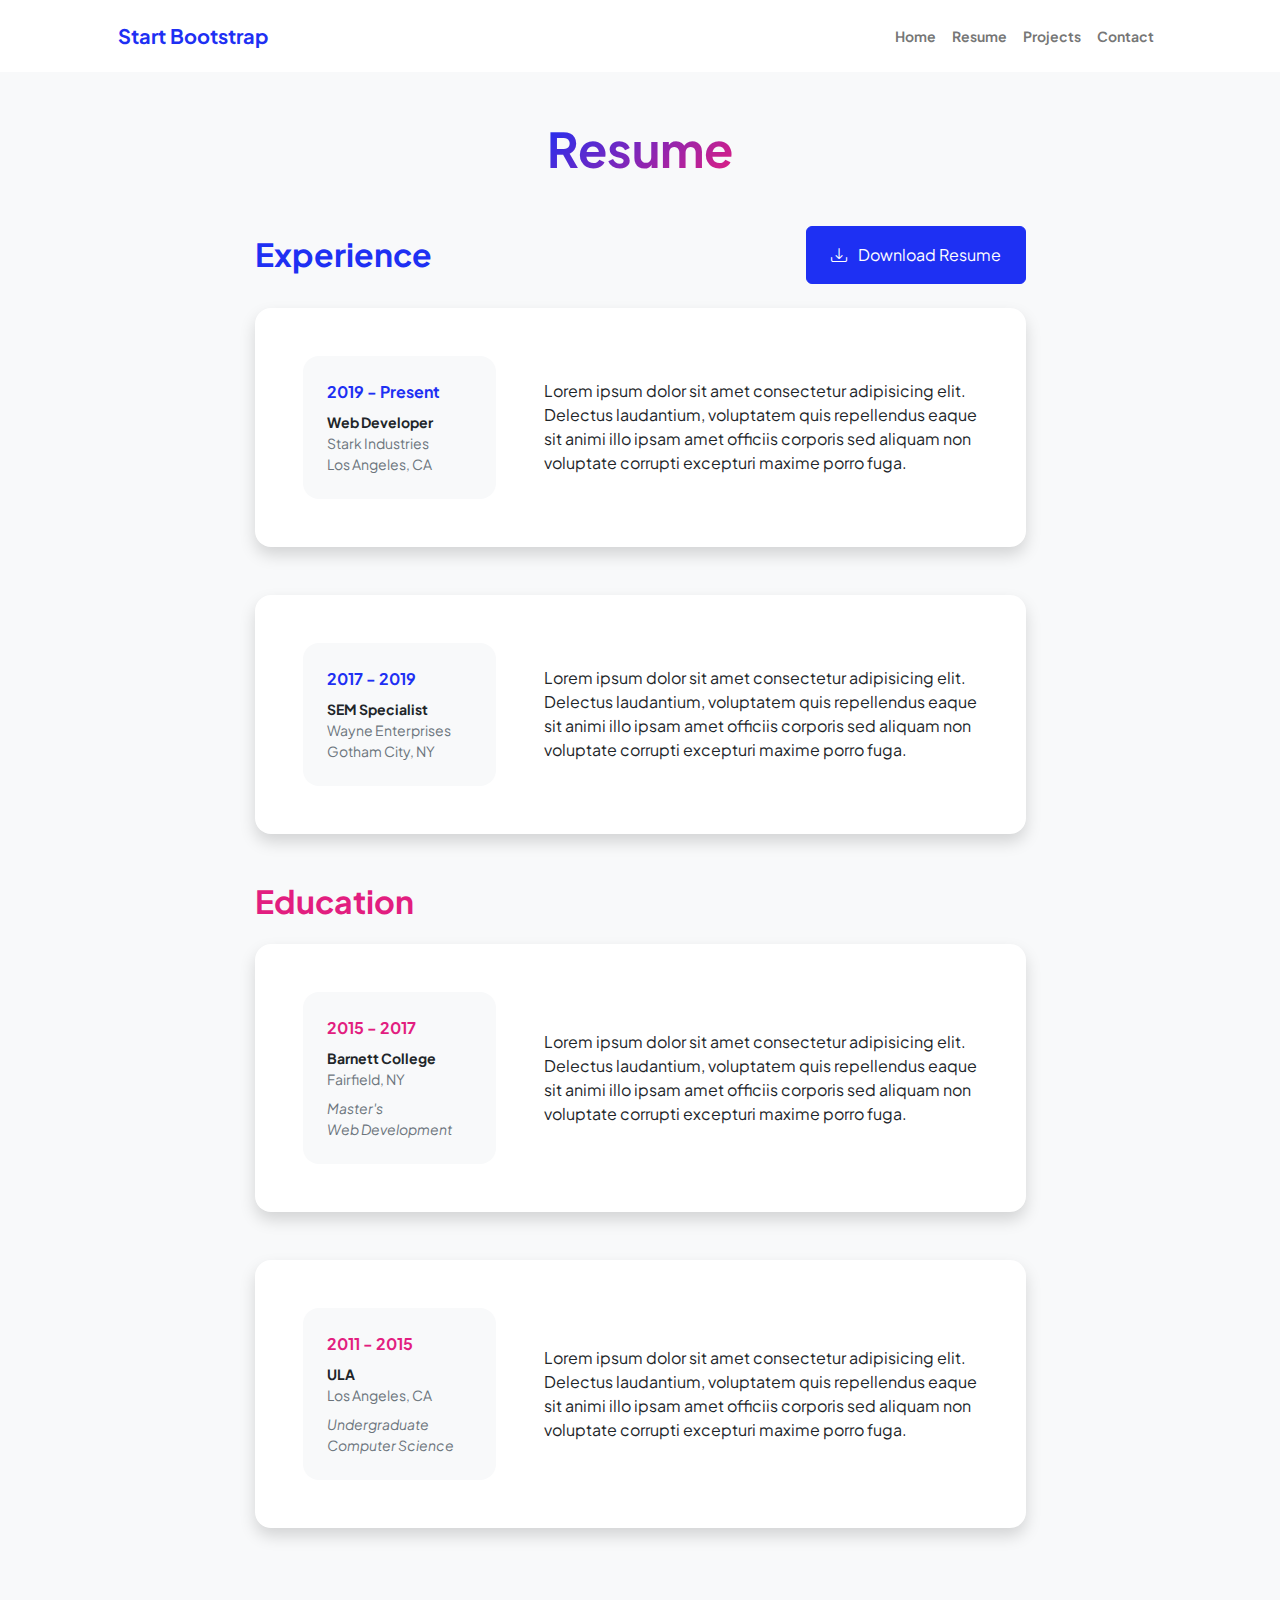
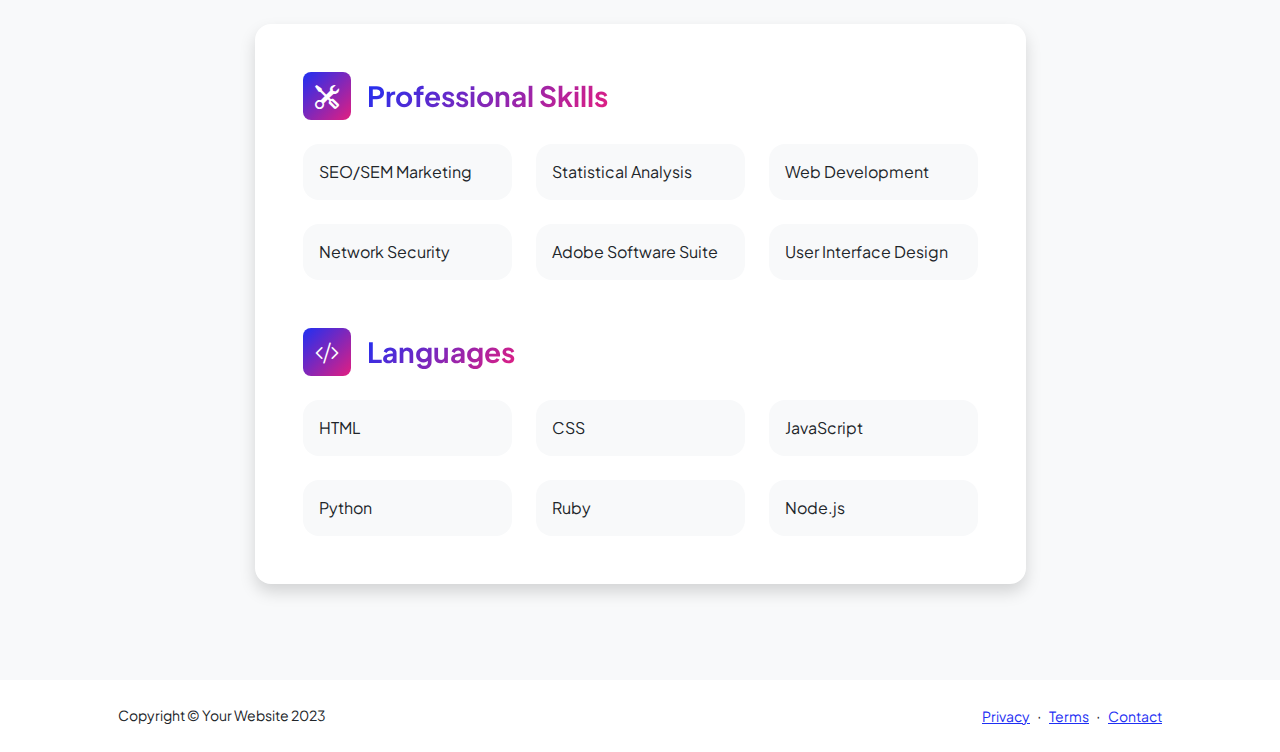
<file: resume.html>
<!DOCTYPE html>
<html lang="en">
    <head>
        <meta charset="utf-8" />
        <meta name="viewport" content="width=device-width, initial-scale=1, shrink-to-fit=no" />
        <meta name="description" content="" />
        <meta name="author" content="" />
        <title>Personal - Start Bootstrap Template</title>
        <!-- Favicon-->
        <link rel="icon" type="image/x-icon" href="assets/favicon.ico" />
        <!-- Custom Google font-->
        <link rel="preconnect" href="https://fonts.googleapis.com" />
        <link rel="preconnect" href="https://fonts.gstatic.com" crossorigin />
        <link href="https://fonts.googleapis.com/css2?family=Plus+Jakarta+Sans:wght@100;200;300;400;500;600;700;800;900&amp;display=swap" rel="stylesheet" />
        <!-- Bootstrap icons-->
        <link href="https://cdn.jsdelivr.net/npm/bootstrap-icons@1.8.1/font/bootstrap-icons.css" rel="stylesheet" />
        <!-- Core theme CSS (includes Bootstrap)-->
        <link href="css/styles.css" rel="stylesheet" />
    </head>
    <body class="d-flex flex-column h-100 bg-light">
        <main class="flex-shrink-0">
            <!-- Navigation-->
            <nav class="navbar navbar-expand-lg navbar-light bg-white py-3">
                <div class="container px-5">
                    <a class="navbar-brand" href="index.html"><span class="fw-bolder text-primary">Start Bootstrap</span></a>
                    <button class="navbar-toggler" type="button" data-bs-toggle="collapse" data-bs-target="#navbarSupportedContent" aria-controls="navbarSupportedContent" aria-expanded="false" aria-label="Toggle navigation"><span class="navbar-toggler-icon"></span></button>
                    <div class="collapse navbar-collapse" id="navbarSupportedContent">
                        <ul class="navbar-nav ms-auto mb-2 mb-lg-0 small fw-bolder">
                            <li class="nav-item"><a class="nav-link" href="index.html">Home</a></li>
                            <li class="nav-item"><a class="nav-link" href="resume.html">Resume</a></li>
                            <li class="nav-item"><a class="nav-link" href="projects.html">Projects</a></li>
                            <li class="nav-item"><a class="nav-link" href="contact.html">Contact</a></li>
                        </ul>
                    </div>
                </div>
            </nav>
            <!-- Page Content-->
            <div class="container px-5 my-5">
                <div class="text-center mb-5">
                    <h1 class="display-5 fw-bolder mb-0"><span class="text-gradient d-inline">Resume</span></h1>
                </div>
                <div class="row gx-5 justify-content-center">
                    <div class="col-lg-11 col-xl-9 col-xxl-8">
                        <!-- Experience Section-->
                        <section>
                            <div class="d-flex align-items-center justify-content-between mb-4">
                                <h2 class="text-primary fw-bolder mb-0">Experience</h2>
                                <!-- Download resume button-->
                                <!-- Note: Set the link href target to a PDF file within your project-->
                                <a class="btn btn-primary px-4 py-3" href="#!">
                                    <div class="d-inline-block bi bi-download me-2"></div>
                                    Download Resume
                                </a>
                            </div>
                            <!-- Experience Card 1-->
                            <div class="card shadow border-0 rounded-4 mb-5">
                                <div class="card-body p-5">
                                    <div class="row align-items-center gx-5">
                                        <div class="col text-center text-lg-start mb-4 mb-lg-0">
                                            <div class="bg-light p-4 rounded-4">
                                                <div class="text-primary fw-bolder mb-2">2019 - Present</div>
                                                <div class="small fw-bolder">Web Developer</div>
                                                <div class="small text-muted">Stark Industries</div>
                                                <div class="small text-muted">Los Angeles, CA</div>
                                            </div>
                                        </div>
                                        <div class="col-lg-8"><div>Lorem ipsum dolor sit amet consectetur adipisicing elit. Delectus laudantium, voluptatem quis repellendus eaque sit animi illo ipsam amet officiis corporis sed aliquam non voluptate corrupti excepturi maxime porro fuga.</div></div>
                                    </div>
                                </div>
                            </div>
                            <!-- Experience Card 2-->
                            <div class="card shadow border-0 rounded-4 mb-5">
                                <div class="card-body p-5">
                                    <div class="row align-items-center gx-5">
                                        <div class="col text-center text-lg-start mb-4 mb-lg-0">
                                            <div class="bg-light p-4 rounded-4">
                                                <div class="text-primary fw-bolder mb-2">2017 - 2019</div>
                                                <div class="small fw-bolder">SEM Specialist</div>
                                                <div class="small text-muted">Wayne Enterprises</div>
                                                <div class="small text-muted">Gotham City, NY</div>
                                            </div>
                                        </div>
                                        <div class="col-lg-8"><div>Lorem ipsum dolor sit amet consectetur adipisicing elit. Delectus laudantium, voluptatem quis repellendus eaque sit animi illo ipsam amet officiis corporis sed aliquam non voluptate corrupti excepturi maxime porro fuga.</div></div>
                                    </div>
                                </div>
                            </div>
                        </section>
                        <!-- Education Section-->
                        <section>
                            <h2 class="text-secondary fw-bolder mb-4">Education</h2>
                            <!-- Education Card 1-->
                            <div class="card shadow border-0 rounded-4 mb-5">
                                <div class="card-body p-5">
                                    <div class="row align-items-center gx-5">
                                        <div class="col text-center text-lg-start mb-4 mb-lg-0">
                                            <div class="bg-light p-4 rounded-4">
                                                <div class="text-secondary fw-bolder mb-2">2015 - 2017</div>
                                                <div class="mb-2">
                                                    <div class="small fw-bolder">Barnett College</div>
                                                    <div class="small text-muted">Fairfield, NY</div>
                                                </div>
                                                <div class="fst-italic">
                                                    <div class="small text-muted">Master's</div>
                                                    <div class="small text-muted">Web Development</div>
                                                </div>
                                            </div>
                                        </div>
                                        <div class="col-lg-8"><div>Lorem ipsum dolor sit amet consectetur adipisicing elit. Delectus laudantium, voluptatem quis repellendus eaque sit animi illo ipsam amet officiis corporis sed aliquam non voluptate corrupti excepturi maxime porro fuga.</div></div>
                                    </div>
                                </div>
                            </div>
                            <!-- Education Card 2-->
                            <div class="card shadow border-0 rounded-4 mb-5">
                                <div class="card-body p-5">
                                    <div class="row align-items-center gx-5">
                                        <div class="col text-center text-lg-start mb-4 mb-lg-0">
                                            <div class="bg-light p-4 rounded-4">
                                                <div class="text-secondary fw-bolder mb-2">2011 - 2015</div>
                                                <div class="mb-2">
                                                    <div class="small fw-bolder">ULA</div>
                                                    <div class="small text-muted">Los Angeles, CA</div>
                                                </div>
                                                <div class="fst-italic">
                                                    <div class="small text-muted">Undergraduate</div>
                                                    <div class="small text-muted">Computer Science</div>
                                                </div>
                                            </div>
                                        </div>
                                        <div class="col-lg-8"><div>Lorem ipsum dolor sit amet consectetur adipisicing elit. Delectus laudantium, voluptatem quis repellendus eaque sit animi illo ipsam amet officiis corporis sed aliquam non voluptate corrupti excepturi maxime porro fuga.</div></div>
                                    </div>
                                </div>
                            </div>
                        </section>
                        <!-- Divider-->
                        <div class="pb-5"></div>
                        <!-- Skills Section-->
                        <section>
                            <!-- Skillset Card-->
                            <div class="card shadow border-0 rounded-4 mb-5">
                                <div class="card-body p-5">
                                    <!-- Professional skills list-->
                                    <div class="mb-5">
                                        <div class="d-flex align-items-center mb-4">
                                            <div class="feature bg-primary bg-gradient-primary-to-secondary text-white rounded-3 me-3"><i class="bi bi-tools"></i></div>
                                            <h3 class="fw-bolder mb-0"><span class="text-gradient d-inline">Professional Skills</span></h3>
                                        </div>
                                        <div class="row row-cols-1 row-cols-md-3 mb-4">
                                            <div class="col mb-4 mb-md-0"><div class="d-flex align-items-center bg-light rounded-4 p-3 h-100">SEO/SEM Marketing</div></div>
                                            <div class="col mb-4 mb-md-0"><div class="d-flex align-items-center bg-light rounded-4 p-3 h-100">Statistical Analysis</div></div>
                                            <div class="col"><div class="d-flex align-items-center bg-light rounded-4 p-3 h-100">Web Development</div></div>
                                        </div>
                                        <div class="row row-cols-1 row-cols-md-3">
                                            <div class="col mb-4 mb-md-0"><div class="d-flex align-items-center bg-light rounded-4 p-3 h-100">Network Security</div></div>
                                            <div class="col mb-4 mb-md-0"><div class="d-flex align-items-center bg-light rounded-4 p-3 h-100">Adobe Software Suite</div></div>
                                            <div class="col"><div class="d-flex align-items-center bg-light rounded-4 p-3 h-100">User Interface Design</div></div>
                                        </div>
                                    </div>
                                    <!-- Languages list-->
                                    <div class="mb-0">
                                        <div class="d-flex align-items-center mb-4">
                                            <div class="feature bg-primary bg-gradient-primary-to-secondary text-white rounded-3 me-3"><i class="bi bi-code-slash"></i></div>
                                            <h3 class="fw-bolder mb-0"><span class="text-gradient d-inline">Languages</span></h3>
                                        </div>
                                        <div class="row row-cols-1 row-cols-md-3 mb-4">
                                            <div class="col mb-4 mb-md-0"><div class="d-flex align-items-center bg-light rounded-4 p-3 h-100">HTML</div></div>
                                            <div class="col mb-4 mb-md-0"><div class="d-flex align-items-center bg-light rounded-4 p-3 h-100">CSS</div></div>
                                            <div class="col"><div class="d-flex align-items-center bg-light rounded-4 p-3 h-100">JavaScript</div></div>
                                        </div>
                                        <div class="row row-cols-1 row-cols-md-3">
                                            <div class="col mb-4 mb-md-0"><div class="d-flex align-items-center bg-light rounded-4 p-3 h-100">Python</div></div>
                                            <div class="col mb-4 mb-md-0"><div class="d-flex align-items-center bg-light rounded-4 p-3 h-100">Ruby</div></div>
                                            <div class="col"><div class="d-flex align-items-center bg-light rounded-4 p-3 h-100">Node.js</div></div>
                                        </div>
                                    </div>
                                </div>
                            </div>
                        </section>
                    </div>
                </div>
            </div>
        </main>
        <!-- Footer-->
        <footer class="bg-white py-4 mt-auto">
            <div class="container px-5">
                <div class="row align-items-center justify-content-between flex-column flex-sm-row">
                    <div class="col-auto"><div class="small m-0">Copyright &copy; Your Website 2023</div></div>
                    <div class="col-auto">
                        <a class="small" href="#!">Privacy</a>
                        <span class="mx-1">&middot;</span>
                        <a class="small" href="#!">Terms</a>
                        <span class="mx-1">&middot;</span>
                        <a class="small" href="#!">Contact</a>
                    </div>
                </div>
            </div>
        </footer>
        <!-- Bootstrap core JS-->
        <script src="https://cdn.jsdelivr.net/npm/bootstrap@5.2.3/dist/js/bootstrap.bundle.min.js"></script>
        <!-- Core theme JS-->
        <script src="js/scripts.js"></script>
    </body>
</html>
</file>
